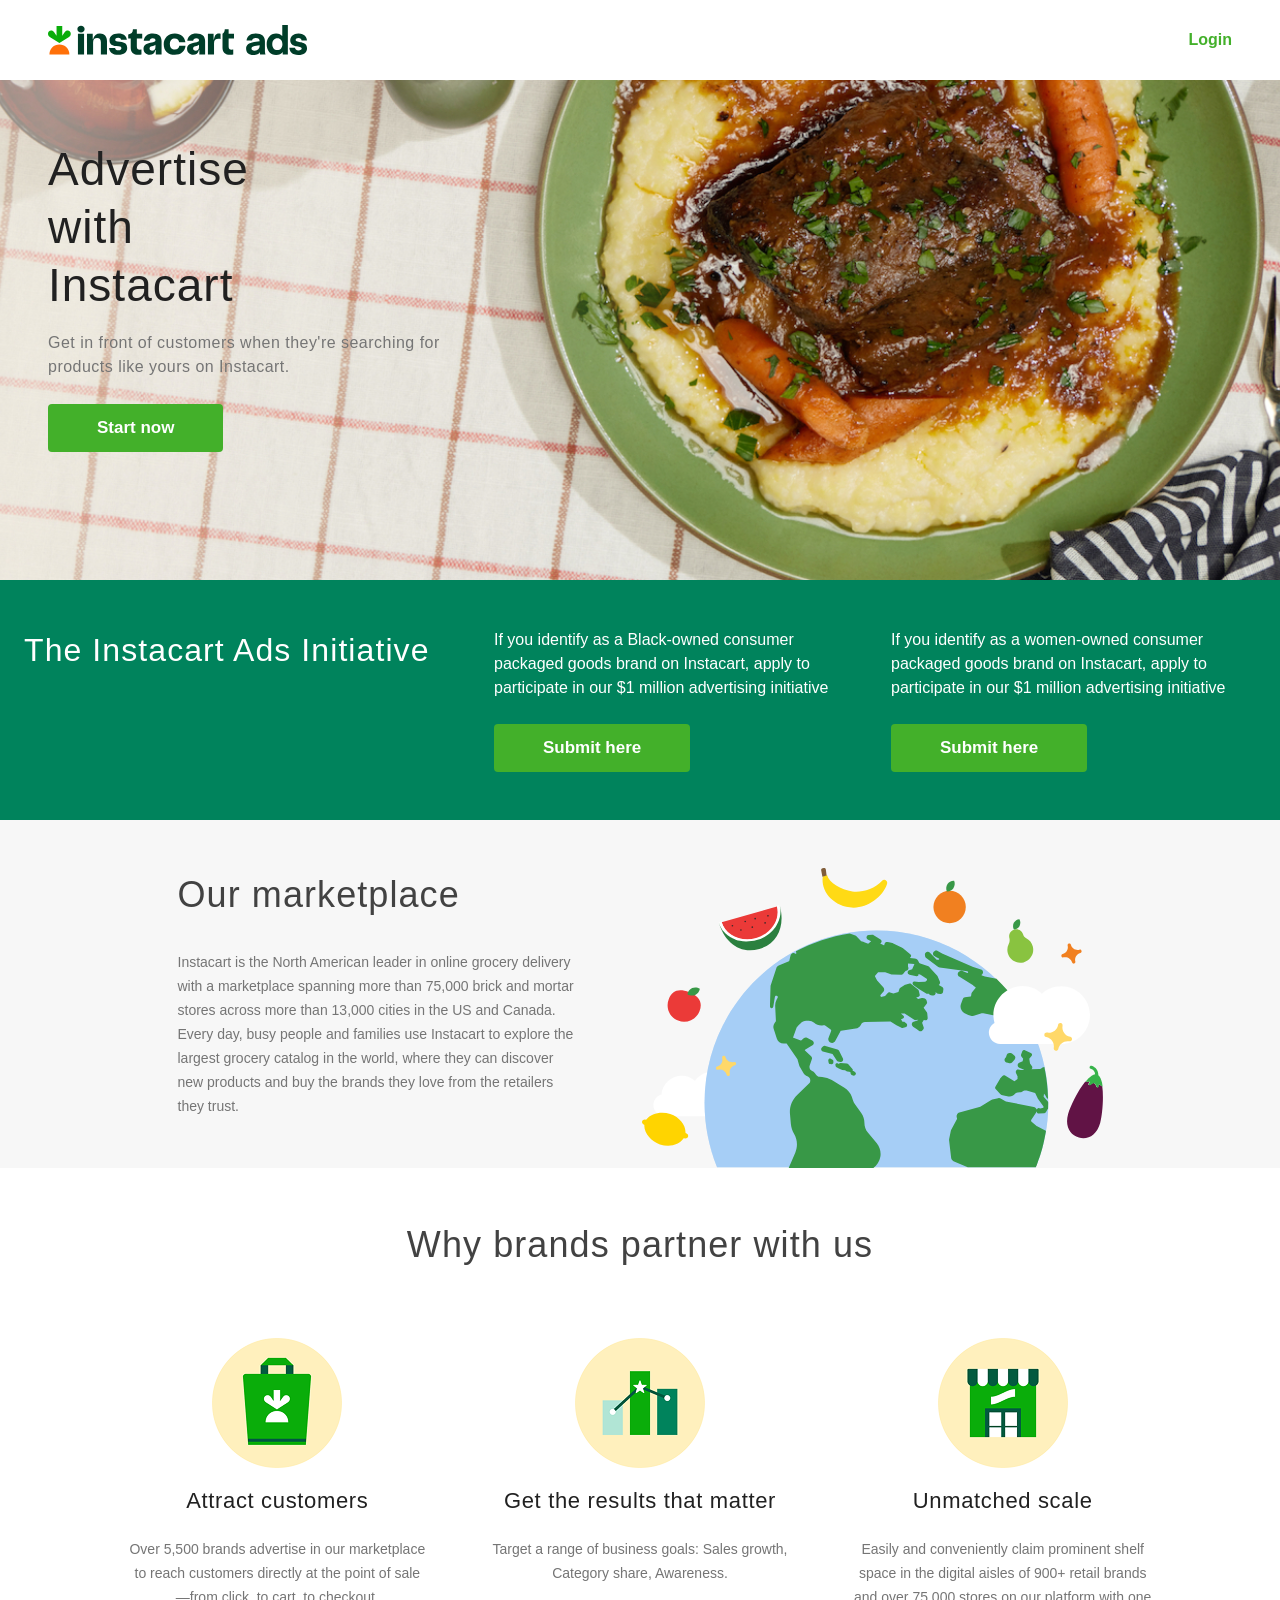
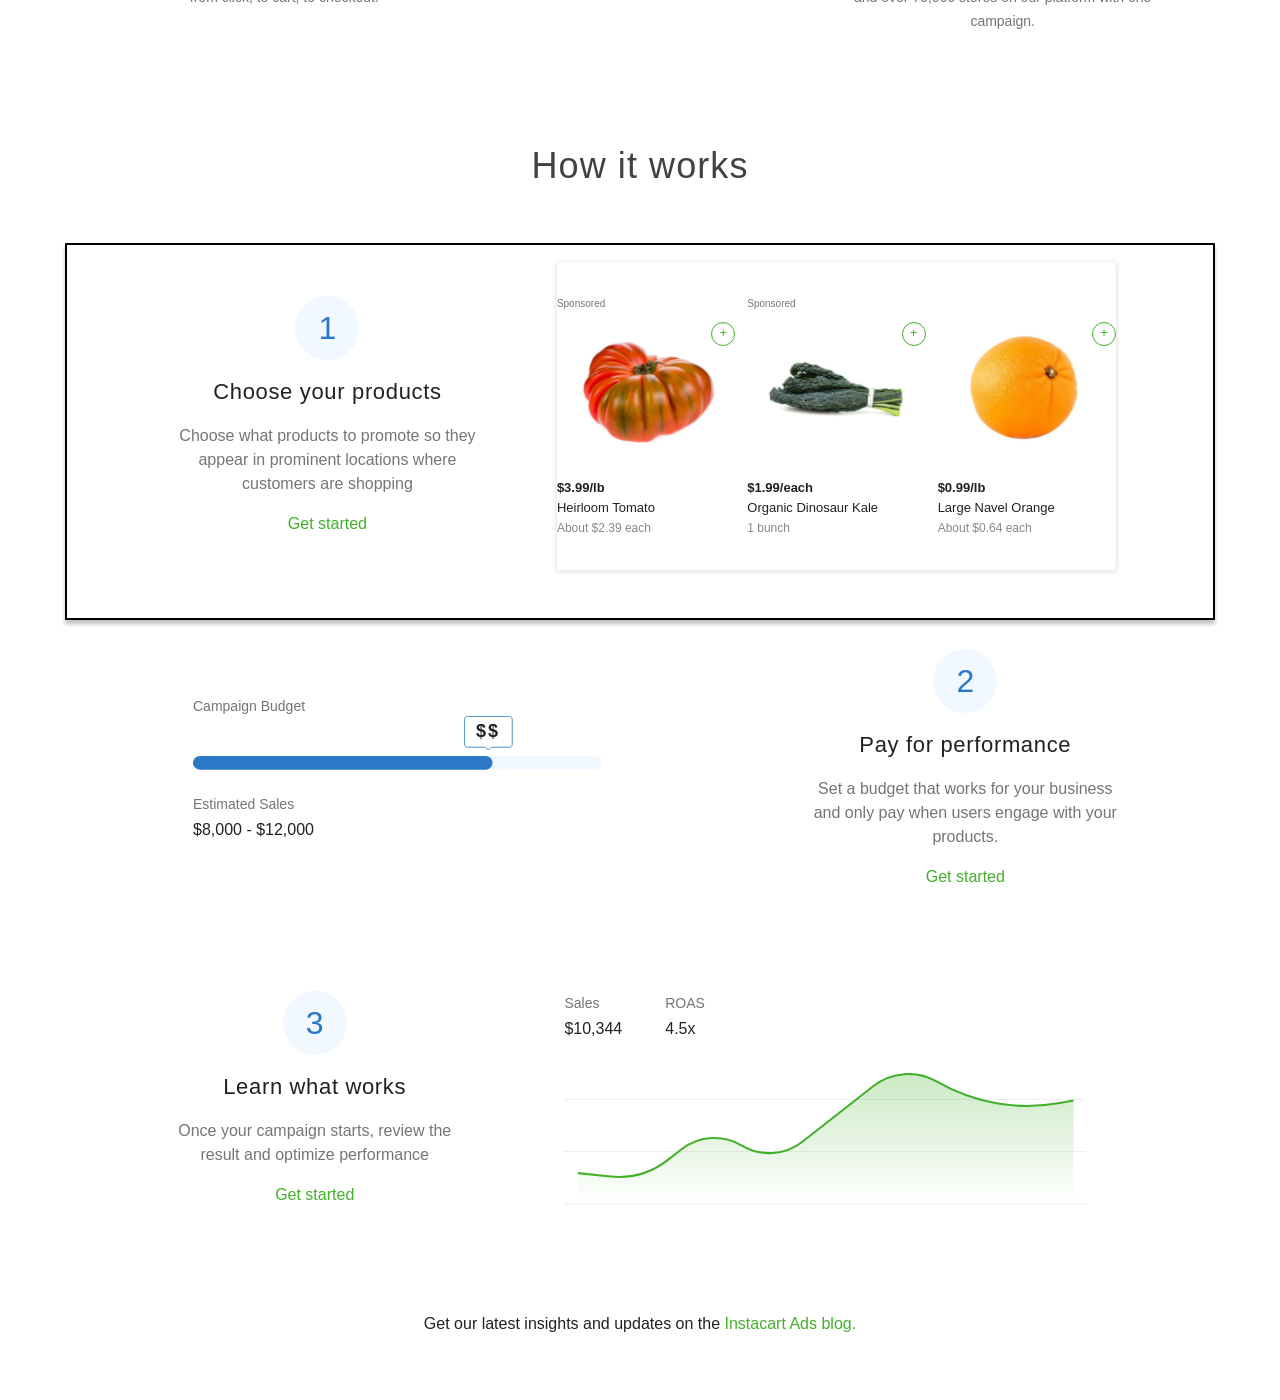
<file: 2/index.html>
<!DOCTYPE html>
<html lang="en">

<head>
    <meta charset="UTF-8">
    <meta name="viewport" content="width=device-width, initial-scale=1.0">
    <link rel="stylesheet" href="style.css">
    <link rel="stylesheet" href="https://fonts.googleapis.com/css2?family=Inter:wght@400;500;600;700&display=swap">
    <title>Pham Minh Hoang</title>
</head>

<body>
    <!--header-->
    <header>
        <div class="header">
            <div class="logo">
                <svg width="260" height="30" viewBox="0 0 260 30" fill="none" xmlns="http://www.w3.org/2000/svg">
                    <g clip-path="url(#clip0_1_194)">
                        <path
                            d="M211.62 20.2358V21.0626C211.62 23.779 209.888 25.6688 206.62 25.6688C204.376 25.6688 203.51 24.9207 203.51 23.5034C203.51 22.3617 204.258 21.4956 206.66 21.0626L211.62 20.2358ZM205.36 29.9994C208.51 29.9994 210.597 29.0939 211.896 27.2435C211.896 28.5821 212.092 29.527 212.132 29.527H217.526C217.171 28.7002 216.936 27.1648 216.936 25.8262V16.102C216.936 11.299 213.943 8.42502 207.88 8.42502C201.345 8.42502 198.904 11.9682 198.589 15.5509H204.101C204.298 14.1336 205.321 13.0312 207.92 13.0312C210.36 13.0312 211.62 14.0548 211.62 16.0626V16.2595L206.108 17.0862C200.596 17.9524 198.116 20.0783 198.116 23.6609C198.116 27.3616 200.596 29.9994 205.36 29.9994Z"
                            fill="#003D29" />
                        <path
                            d="M234.263 11.1021C233.2 9.68485 231.073 8.42502 228.161 8.42502C222.176 8.42502 218.672 13.228 218.672 19.2122C218.672 25.1963 222.176 29.9994 228.161 29.9994C231.073 29.9994 233.396 28.8971 234.695 27.0073V29.527H239.853V0H234.263V11.1021ZM234.42 19.2122C234.42 22.5585 232.451 25.0782 229.341 25.0782C226.231 25.0782 224.262 22.5585 224.262 19.2122C224.262 15.8658 226.231 13.3462 229.341 13.3462C232.451 13.3462 234.42 15.8658 234.42 19.2122Z"
                            fill="#003D29" />
                        <path
                            d="M250.315 29.9994C255.906 29.9994 259.055 27.0861 259.055 23.3853C259.055 14.921 247.638 18.3855 247.638 14.921C247.638 13.7792 248.662 12.9131 250.472 12.9131C252.48 12.9131 253.464 14.0942 253.582 15.3934H258.976C258.819 12.3619 256.693 8.42502 250.512 8.42502C245.433 8.42502 242.244 11.4958 242.244 15.2359C242.244 23.4247 253.701 20.157 253.701 23.6216C253.701 24.7632 252.599 25.5113 250.472 25.5113C248.15 25.5113 247.126 24.212 247.047 22.8342H241.378C241.654 26.6924 243.858 29.9994 250.315 29.9994Z"
                            fill="#003D29" />
                        <path
                            d="M71.9988 16.6504L69.5196 16.4224C67.8953 16.2799 67.2399 15.71 67.2399 14.7127C67.2399 13.5443 68.2373 12.7749 70.175 12.7749C71.9988 12.7749 72.9107 13.5728 73.0532 14.8552H78.8666C78.4962 11.065 75.8175 8.38632 70.346 8.38632C64.6467 8.38632 61.512 11.293 61.512 15.1401C61.512 18.7307 63.4783 20.697 68.3513 21.0959L70.802 21.2954C72.7113 21.4379 73.3952 22.0933 73.3952 23.2332C73.3952 24.4301 72.3978 25.3135 70.346 25.3135C68.4368 25.3135 67.2969 24.4586 67.0974 22.9482H60.9705C61.512 27.0802 64.4187 29.816 70.3175 29.816C76.0454 29.816 79.2085 26.8808 79.2085 22.9197C79.2085 19.0726 77.0998 17.1063 71.9988 16.6504Z"
                            fill="#003D29" />
                        <path
                            d="M51.937 8.38632C48.2894 8.38632 46.1237 10.2956 45.0978 14.1997H44.7273V8.72829H38.9709V29.474H45.0978V17.3913C45.0978 14.6272 46.5226 13.1168 49.0873 13.1168C51.6235 13.1168 52.8774 14.6842 52.8774 17.3628V29.474H59.0042V16.2799C59.0042 11.2645 56.3825 8.38632 51.937 8.38632Z"
                            fill="#003D29" />
                        <path
                            d="M33.0148 0.634987C30.9346 0.634987 29.3672 2.00284 29.3672 4.08311C29.3672 6.16338 30.9061 7.53123 32.9863 7.53123C35.0666 7.53123 36.6054 6.16338 36.6054 4.08311C36.6054 2.03134 35.0666 0.634987 33.0148 0.634987Z"
                            fill="#003D29" />
                        <path d="M36.0643 8.72738H29.9374V29.4731H36.0643V8.72738Z" fill="#003D29" />
                        <path
                            d="M88.8405 4.3395H84.9364C84.8224 7.67364 83.3976 9.12695 80.2059 9.38345V13.601H82.7136V22.72C82.7136 27.308 85.3354 29.8158 90.5504 29.8158C91.5307 29.8158 92.5074 29.6913 93.4568 29.4453V24.5153C92.9671 24.5968 92.4713 24.6349 91.9754 24.6293C89.781 24.6293 88.8405 23.8029 88.8405 21.4946V13.601H94.2262V8.72802H88.8405V4.3395Z"
                            fill="#003D29" />
                        <path
                            d="M186.015 13.601V8.72802H180.629V4.3395H176.782C176.696 6.64775 176.012 7.98711 174.502 8.72802V22.72C174.502 27.308 177.124 29.8158 182.339 29.8158C183.319 29.8158 184.296 29.6913 185.245 29.4453V24.5153C184.755 24.5968 184.26 24.6349 183.764 24.6293C181.569 24.6293 180.629 23.8029 180.629 21.4946V13.601H186.015Z"
                            fill="#003D29" />
                        <path
                            d="M165.952 14.5132H165.582V8.72829H159.911V29.474H166.038V18.2462C166.038 15.1401 167.435 13.8293 170.626 13.8293C171.167 13.8293 171.766 13.8863 172.592 14.0287V8.67129C172.022 8.47181 171.481 8.38632 170.854 8.38632C168.374 8.38632 166.665 9.81121 165.952 14.5132Z"
                            fill="#003D29" />
                        <path
                            d="M126.827 24.5726C123.949 24.5726 121.868 22.6633 121.868 18.9586C121.868 15.653 123.806 13.6013 126.77 13.6013C129.306 13.6013 130.759 15.0261 131.187 17.3058H137.399C136.801 11.9769 132.982 8.38632 126.855 8.38632C120.13 8.38632 115.713 12.9458 115.713 19.1866C115.713 25.6555 119.96 29.816 126.77 29.816C132.954 29.816 136.972 26.3679 137.542 20.7825H131.329C130.988 23.0622 129.42 24.5726 126.827 24.5726Z"
                            fill="#003D29" />
                        <path
                            d="M104.855 8.38632C99.5269 8.38632 96.3064 11.008 95.7364 15.7101H101.607C101.806 14.0857 102.86 13.2308 104.713 13.2308C106.594 13.2308 107.449 14.0857 107.449 15.3111C107.449 16.3369 106.793 16.8784 105.112 17.1918L102.32 17.7048C97.389 18.6167 95.5088 20.64 95.5088 23.8602C95.5088 27.5362 98.102 29.8445 101.692 29.8445C104.628 29.8445 106.537 28.4766 107.42 25.057H107.791V29.474H113.575V15.938C113.575 11.236 110.755 8.38632 104.855 8.38632ZM104.172 25.6555C102.519 25.6555 101.578 24.7721 101.578 23.4612C101.578 22.3783 102.234 21.6374 103.858 21.2669L104.998 21.0104C105.981 20.7825 106.744 20.4795 107.449 19.8688V22.0648C107.449 24.6011 106.109 25.6555 104.172 25.6555Z"
                            fill="#003D29" />
                        <path
                            d="M148.399 8.38632C143.071 8.38632 139.85 11.008 139.28 15.7101H145.151C145.35 14.0857 146.404 13.2308 148.257 13.2308C150.138 13.2308 150.992 14.0857 150.992 15.3111C150.992 16.3369 150.337 16.8784 148.656 17.1918L145.863 17.7048C140.933 18.6167 139.053 20.64 139.053 23.8602C139.053 27.5362 141.646 29.8445 145.236 29.8445C148.172 29.8445 150.081 28.4766 150.964 25.057H151.335V29.474H157.119V15.938C157.119 11.236 154.299 8.38632 148.399 8.38632ZM147.715 25.6555C146.063 25.6555 145.122 24.7721 145.122 23.4612C145.122 22.3783 145.778 21.6374 147.402 21.2669L148.542 21.0104C149.525 20.7825 150.288 20.4795 150.992 19.8688V22.0648C150.992 24.6011 149.653 25.6555 147.715 25.6555Z"
                            fill="#003D29" />
                        <path
                            d="M19.6241 5.59891C18.364 5.59891 17.4661 6.14804 16.6368 7.33978L14.2485 10.7711V0.977274H8.5491V10.7711L6.16078 7.33978C5.33151 6.14804 4.43358 5.59891 3.17345 5.59891C1.27213 5.59891 0.00630052 7.00266 3.12078e-05 8.73214C-0.0053832 10.214 0.693645 11.1789 2.1658 12.1267L11.3988 18.0754L20.6318 12.1267C22.1031 11.1789 22.8021 10.2134 22.7976 8.73214C22.7913 7.00266 21.5254 5.59891 19.6241 5.59891Z"
                            fill="#0AAD0A" />
                        <path
                            d="M11.3976 19.5011C16.8853 19.5011 21.3841 23.597 21.3715 29.475H1.42487C1.41376 23.5998 5.91085 19.5011 11.3976 19.5011Z"
                            fill="#FF7009" />
                    </g>
                    <defs>
                        <clipPath id="clip0_1_194">
                            <rect width="259.406" height="29.9994" fill="white" />
                        </clipPath>
                    </defs>
                </svg>
            </div>
            <a class="login" href="#">Login</a>
        </div>
    </header>
    <!--hero section-->
    <section class="hero">
        <img class="hero-img" src="image/Image.png">
        <div class="hero-text">
            <h1>Advertise with Instacart</h1>
            <p>Get in front of customers when they're searching for products like yours on Instacart.</p>
            <a href="#" class="button">Start now</a>
        </div>
    </section>
    <!--initiative section-->
    <section class="initiative">
        <div class="initiative-title">
            <h2>The Instacart Ads Initiative</h2>
        </div>
        <div class="initiative-box">
            <p>If you identify as a Black-owned consumer packaged goods brand on Instacart, apply to participate in our
                $1 million advertising initiative</p>
            <a href="#" class="button">Submit here</a>
        </div>
        <div class="initiative-box">
            <p>If you identify as a women-owned consumer packaged goods brand on Instacart, apply to participate in our
                $1 million advertising initiative</p>
            <a href="#" class="button">Submit here</a>
        </div>
    </section>
    <!--Marketplace section-->
    <section class="marketplace">
        <div class="marketplace-content">
            <div class="marketplace-title">
                <h2>Our marketplace</h2>
            </div>
            <div class="marketplace-text">
                <p>Instacart is the North American leader in online grocery delivery with a marketplace spanning more
                    than
                    75,000 brick and mortar stores across more than 13,000 cities in the US and Canada. Every day, busy
                    people and families use Instacart to explore the largest grocery catalog in the world, where they
                    can
                    discover new products and buy the brands they love from the retailers they trust.</p>
            </div>
        </div>
        <img src="image/earth.svg">
    </section>
    <!--why section-->
    <section class="why">
        <h2>Why brands partner with us</h2>
        <div class="w-list">
            <div class="w-item">
                <img src="image/bag.png">
                <h3>Attract customers</h3>
                <p>Over 5,500 brands advertise in our marketplace to reach customers directly at the point of sale—from
                    click, to cart, to checkout.</p>
            </div>
            <div class="w-item">
                <img src="image/chart.png">
                <h3>Get the results that matter</h3>
                <p>Target a range of business goals: Sales growth, Category share, Awareness.</p>
            </div>
            <div class="w-item">
                <img src="image/market.png">
                <h3>Unmatched scale</h3>
                <p>Easily and conveniently claim prominent shelf space in the digital aisles of 900+ retail brands and
                    over
                    75,000 stores on our platform with one campaign.</p>
            </div>
        </div>
    </section>
    <!--how it works section-->
    <section class="how">
        <h2 class="how-title">How it works</h2>
        <!--step 1-->
        <div class="how-box box step-1">
            <div class="hbox-text">
                <div class="num">1</div>
                <h3>Choose your products</h3>
                <p>Choose what products to promote so they appear in prominent locations where customers are shopping
                </p>
                <a class="link" href="#">Get started</a>
            </div>
            <div class="fruits">
                <div class="fruit">
                    <span class="tag">Sponsored</span>
                    <span class="plus">+</span>
                    <img src="image/pumpkin.svg">
                    <b>$3.99/lb</b>
                    <span>Heirloom Tomato</span>
                    <small>About $2.39 each</small>
                </div>
                <div class="fruit">
                    <span class="tag">Sponsored</span>
                    <span class="plus">+</span>
                    <img src="image/vegetable.svg">
                    <b>$1.99/each</b>
                    <span>Organic Dinosaur Kale</span>
                    <small>1 bunch</small>
                </div>
                <div class="fruit">

                    <span class="plus">+</span>
                    <img src="image/orange.svg">
                    <b>$0.99/lb</b>
                    <span>Large Navel Orange</span>
                    <small>About $0.64 each</small>
                </div>
            </div>
        </div>
        <!--step 2-->
        <div class="how-box box step-2">
            <div class="budget">
                <p>Campaign Budget</p>
                <div class="bar">
                    <img class="bar-white" src="image/long bar.svg" alt="">
                    <img class="bar-blue" src="image/bar.svg" alt="">
                    <div class="tooltip"><img src="image/chatbb.svg" alt=""><span>$$</span></div>
                </div>
                <p>Estimated Sales</p>
                <b>$8,000 - $12,000</b>
            </div>
            <div class="hbox-text">
                <div class="num">2</div>
                <h3>Pay for performance</h3>
                <p>Set a budget that works for your business and only pay when users engage with your products.</p>
                <a class="link" href="#">Get started</a>
            </div>
        </div>
        <!--step 3-->
        <div class="how-box box step-3">
            <div class="hbox-text">
                <div class="num">3</div>
                <h3>Learn what works</h3>
                <p>Once your campaign starts, review the result and optimize performance</p>
                <a class="link" href="#">Get started</a>
            </div>
            <div class="chart">
                <div class="info">
                    <div>
                        <p>Sales</p><b>$10,344</b>
                    </div>
                    <div>
                        <p>ROAS</p><b>4.5x</b>
                    </div>
                </div>
                <svg width="434" height="110" viewBox="0 0 434 110" fill="none" xmlns="http://www.w3.org/2000/svg">
                    <path d="M0.427917 64.7627H433.465V65.6185H0.427917V64.7627Z" fill="#EEEEEE" />
                    <path d="M0.427917 21.9719H431.76" stroke-width="0.855818" stroke-linecap="square"
                        stroke="#EEEEEE" />
                    <path d="M0.427917 108.409H433.465V109.265H0.427917V108.409Z" fill="#EEEEEE" />
                    <path
                        d="M11.631 109.265V82.8317L38.5997 85.6311C55.5749 87.3932 72.5817 82.6083 86.1481 72.2546L98.0782 63.1488C112.543 52.1087 132.257 50.9414 147.924 60.197C163.655 69.4904 183.459 68.2717 197.932 57.1195L258.646 10.3362C273.019 -0.738894 292.67 -2.00209 308.342 7.14232C338.722 24.8655 374.401 31.2447 409.04 25.1453L423.188 22.6532V109.265H263.202H11.631Z"
                        fill-rule="evenodd" clip-rule="evenodd" fill="url(#paint0_linear_0_1)" fill-opacity="0.8" />
                    <path
                        d="M11.631 83.1627L38.5878 85.9715C55.5526 87.7388 72.544 82.8743 86.0035 72.3974L97.6529 63.3291C112.12 52.0674 132.016 50.841 147.758 60.2388C163.55 69.6673 183.518 68.399 197.991 57.0474L256.739 10.9685C271.993 -0.994983 292.992 -2.47556 309.773 7.23027C340.557 25.033 376.668 31.307 411.653 24.9303L423.188 22.8276"
                        stroke-width="1.71164" stroke="#43B02A" />
                    <defs>
                        <linearGradient id="paint0_linear_0_1" x1="-1.721" y1="-18.6409" x2="-1.721" y2="108.279"
                            gradientUnits="userSpaceOnUse">
                            <stop stop-color="#43B02A" stop-opacity="0.4" />
                            <stop offset="1" stop-color="#43B02A" stop-opacity="0" />
                        </linearGradient>
                    </defs>
                </svg>
            </div>
        </div>
        <!--footer-->
        <div class="blog-box">
            <p class="blog">Get our latest insights and updates on the
                <a class="link" href="#">Instacart Ads blog.</a>
            </p>
        </div>
    </section>
</body>

</html>
</file>
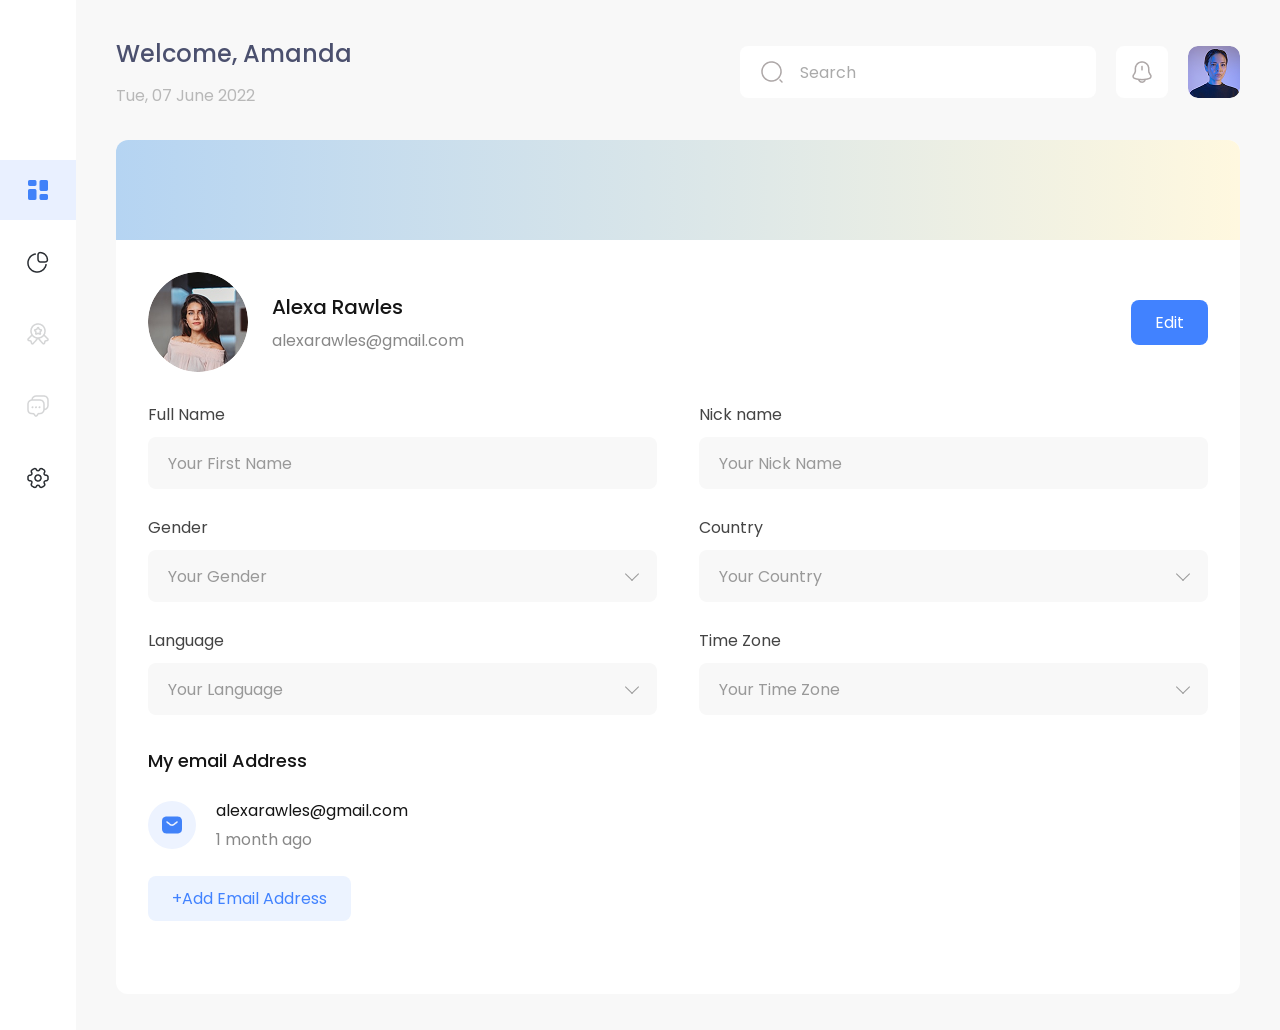
<file: bai 4/index.html>
<!DOCTYPE html>
<html lang="en">
<head>
    <meta charset="UTF-8">
    <meta name="viewport" content="width=device-width, initial-scale=1.0">
    <title>Profile Settings</title>
    <link rel="stylesheet" href="style.css">
</head>

<body>
    <div class="profile_setting">
        <aside class="aside">
            <nav class="sidebar-menu">
                <div class="menu active">
                    <img src="image/element-4.png" alt="Dashboard">
                </div>

                <div class="menu">
                    <img src="image/graph.png" alt="Analytics">
                </div>

                <div class="menu">
                    <img src="image/medal-star.png" alt="Achievements">
                </div>

                <div class="menu">
                    <img src="image/messages.png" alt="Messages">
                </div>

                <div class="menu">
                    <img src="image/setting-2.png" alt="Settings">
                </div>
            </nav>
        </aside>

        <main class="main-content">
            <header class="header">
                <div class="head1">
                    <h1 class="welcome">Welcome, Amanda</h1>
                    <p class="date">Tue, 07 June 2022</p>
                </div>

                <div class="head_right">
                    <div class="icon_seach">
                        <img src="image/search-normal.png" alt="">
                        <span>Search</span>
                    </div>

                    <div class="bell-icon">
                        <img
                            src="image/notification-bing.png"
                            alt="Notifications"
                        >
                    </div>

                    <img
                        src="image/Rectangle 1072.png"
                        alt="Amanda"
                        class="avatar-box"
                    >
                </div>
            </header>

            <section class="profile-card">
                <div class="banner"></div>

                <div class="profile-content">
                    <div class="profile-info-section">
                        <div class="user-meta">
                            <img
                                src="image/Ellipse 11.png"
                                alt="Alexa Rawles"
                                class="large-avatar"
                            >

                            <div class="user-text">
                                <h2>Alexa Rawles</h2>
                                <p>alexarawles@gmail.com</p>
                            </div>
                        </div>

                        <span class="btn-edit">Edit</span>
                    </div>

                    <div class="profile-form">
                        <div class="form-grid">
                            <div class="form-group">
                                <p class="field-label">Full Name</p>

                                <div class="field-box">
                                    <span>Your First Name</span>
                                </div>
                            </div>

                            <div class="form-group">
                                <p class="field-label">Nick name</p>

                                <div class="field-box">
                                    <span>Your Nick Name</span>
                                </div>
                            </div>

                            <div class="form-group">
                                <p class="field-label">Gender</p>

                                <div class="field-box">
                                    <span>Your Gender</span>
                                    <span class="arrow"></span>
                                </div>
                            </div>

                            <div class="form-group">
                                <p class="field-label">Country</p>

                                <div class="field-box">
                                    <span>Your Country</span>
                                    <span class="arrow"></span>
                                </div>
                            </div>

                            <div class="form-group">
                                <p class="field-label">Language</p>

                                <div class="field-box">
                                    <span>Your Language</span>
                                    <span class="arrow"></span>
                                </div>
                            </div>

                            <div class="form-group">
                                <p class="field-label">Time Zone</p>

                                <div class="field-box">
                                    <span>Your Time Zone</span>
                                    <span class="arrow"></span>
                                </div>
                            </div>
                        </div>

                        <section class="email-section">
                            <h3>My email Address</h3>

                            <div class="email-item">
                                <div class="email-icon">
                                    <img src="image/sms.png" alt="">
                                </div>

                                <div class="email-info">
                                    <p class="email-name">
                                        alexarawles@gmail.com
                                    </p>

                                    <p class="email-time">
                                        1 month ago
                                    </p>
                                </div>
                            </div>

                            <span class="btn-add-email">
                                +Add Email Address
                            </span>
                        </section>
                    </div>
                </div>
            </section>
        </main>
    </div>
</body>
</html>
</file>
<file: 2/style.css>
/* 1. Định dạng chung */
/* padding: khoảng cách bên trong; margin: khoảng cách bên ngoài. */
* {
    box-sizing: border-box;
}

body {
    margin: 0;
    font-family: "Helvetica Neue", Arial, sans-serif;
    font-size: 16px;
    line-height: 24px;
    color: #212121;
}

h1, h2, h3, p {
    margin: 0;
}

h1, h2, h3 {
    font-weight: 400;
}

h2 {
    color: #424242;
    font-size: 36px;
    line-height: 54px;
    letter-spacing: 1.08px;
}

h3 {
    font-size: 22px;
    line-height: 32px;
    letter-spacing: 0.66px;
}

a {
    text-decoration: none;
}

img, svg {
    display: block;
    max-width: 100%;
    height: auto;
}

.button {
    display: inline-flex;
    justify-content: center;
    align-items: center;
    min-height: 48px;
    padding: 15px 49px;
    border-radius: 4px;
    background-color: #43B02A;
    color: white;
    font-size: 17px;
    font-weight: 700;
    line-height: 18px;
}

.button:hover {
    background-color: #369323;
}

.link, .login {
    color: #43B02A;
}

/* 2. HEADER */
header {
    background-color: white;
}

.header {
    max-width: 1308px;
    min-height: 80px;
    margin: auto;
    padding: 20px 48px;
    display: flex;
    justify-content: space-between;
    align-items: center;
    gap: 20px;
}

.logo {
    min-width: 0;
}

.logo svg {
    width: 260px;
}

.login {
    flex-shrink: 0;
    font-weight: 700;
}

/* 3. HERO */
.hero {
    position: relative;
    min-height: 500px;
}

.hero-img {
    position: absolute;
    width: 100%;
    height: 100%;
    object-fit: cover;
}

.hero-text {
    position: relative;
    max-width: 1308px;
    margin: auto;
    padding: 60px 48px;
}

.hero-text h1 {
    max-width: 250px;
    font-size: 46px;
    line-height: 58px;
    letter-spacing: 1px;
}

.hero-text p {
    max-width: 420.78px;
    margin: 17px 0 25px;
    color: #757575;
    letter-spacing: 0.48px;
}

/* 4. Khối xanh: flex giúp ba phần nằm cạnh nhau. */
.initiative {
    background-color: #00835C;
    color: white;
    padding: 48px 24px;
}

.initiative {
    justify-content: center;
    display: flex;
    gap: 32px;
}

.initiative-title {
    flex: 1.2;
}

.initiative-title h2 {
    color: white;
    font-size: 32px;
    line-height: 44px;
}

.initiative-box {
    flex: 1;
    min-width: 0;
}

.initiative-box p {
    margin-bottom: 24px;
}

/* 5. MARKETPLACE */
.marketplace {
    display: flex;
    justify-content: center;
    align-items: flex-start;
    gap: 64px;
    min-height: 348px;
    padding: 48px 24px 0;
    background-color: #F7F7F7;
}

.marketplace-content {
    width: 400px;
    min-width: 0;
}

.marketplace-title {
    margin-bottom: 28px;
}

.marketplace-text {
    padding-bottom: 26px;
    color: #757575;
    font-size: 14px;
}

.marketplace img {
    width: 461px;
    min-width: 0;
    align-self: flex-end;
}

/* 6. WHY */
.why {
    max-width: 1120px;
    margin: auto;
    padding: 50px 48px 56px;
    text-align: center;
}

.why h2 {
    margin-bottom: 50px;
}

.w-list {
    display: flex;
    justify-content: space-between;
    gap: 64px;
}

.w-item {
    flex: 1;
    min-width: 0;
}

.w-item img {
    width: 130px;
    height: 130px;
    margin: 16px auto 17px;
    object-fit: contain;
}

.w-item h3 {
    margin-bottom: 20px;
}

.w-item p {
    color: #757575;
    font-size: 14px;
}

/* 7. Ba bước hướng dẫn: mỗi bước có hai cột. */
.how-title {
    padding: 50px 20px;
    text-align: center;
}

.how-box {
    width: 94%;
    max-width: 1150px;
    min-height: 330px;
    margin: auto;
    padding: 0 96px 32px;
    display: flex;
    align-items: center;
    gap: 64px;
}

.step-1 {
    min-height: 377px;
    border: 2px solid black;
    box-shadow: 0 4px 4px #00000040;
}

.hbox-text {
    flex: 1;
    min-width: 0;
    padding: 16px 0;
}

.hbox-text h3 {
    margin: 16px 0;
}

.hbox-text p {
    margin-bottom: 16px;
    color: #757575;
}

.num {
    width: 64px;
    height: 64px;
    border-radius: 50%;
    background-color: #F2F8FF;
    color: #2B79C6;
    font-size: 32px;
    display: flex;
    justify-content: center;
    align-items: center;
}

/* 8. SAN PHAM */
.fruits {
    flex: 1.7;
    min-width: 0;
    display: flex;
    gap: 12px;
    padding: 32px 0;
    border: 1px solid #EEEEEE;
    border-radius: 4px;
    box-shadow: 0 1px 4px #00000020;
}

.fruit {
    position: relative;
    flex: 1;
    min-width: 0;
    display: flex;
    flex-direction: column;
    font-size: 13px;
    line-height: 20px;
}

.tag {
    color: #757575;
    font-size: 10px;
}

.fruit img {
    width: 100%;
    height: 140px;
    margin: 8px 0 16px;
    object-fit: contain;
}

.fruit small {
    color: #888888;
    font-size: 12px;
}

.plus {
    position: absolute;
    top: 28px;
    right: 0;
    width: 24px;
    height: 24px;
    border: 1px solid #43B02A;
    border-radius: 50%;
    background-color: white;
    color: #43B02A;
    text-align: center;
}



/* 9. NGAN SACH VA BIEU DO */
.budget, .chart {
    flex: 1.7;
    min-width: 0;
    padding: 32px;
}

.budget p, .chart p {
    color: #757575;
    font-size: 14px;
    line-height: 20px;
}



.budget b, .chart b {
    display: block;
    margin-top: 4px;
    font-weight: 400;
}

.info {
    display: flex;
    gap: 43px;
    margin-bottom: 32px;
}

.blog {
    padding: 32px 20px 64px;
    text-align: center;
}


/* Thanh ngân sách: thanh xanh nằm trên thanh nền. */
.bar {
    position: relative;
    width: 100%;
    max-width: 410px;
    margin: 40px 0 24px;
}

.bar-white {
    width: 100%;
}

.bar-blue {
    position: absolute;
    top: 0;
    left: 0;
    width: 73.2%;
}

/* Bong bóng $$ nằm ở cuối thanh xanh. */
.tooltip {
    position: absolute;
    bottom: 20px;
    left: 66%;
    width: 49px;
}

.tooltip img {
    width: 100%;
}

.tooltip span {
    position: absolute;
    top: 0;
    left: 0;
    width: 100%;
    height: 31px;
    line-height: 31px;
    font-size: 18px;
    font-weight: 700;
    letter-spacing: 2px;
    text-align: center;
}

/* Bản này dùng SVG biểu đồ có sẵn trong bài của bạn. */
.chart svg {
    width: 100%;
}

.hbox-text {
    text-align: center;
}

.num {
    margin: auto;
}
/* Chừa chỗ cho nhãn Sponsored để ba ảnh sản phẩm thẳng hàng. */
.fruit {
    padding-top: 20px;
}

.tag {
    position: absolute;
    top: 0;
    left: 0;
}
</file>
<file: bai 4/style.css>
@import url("https://fonts.googleapis.com/css2?family=Poppins:wght@400;500&display=swap");

* {
    margin: 0;
    padding: 0;
    box-sizing: border-box;
}

body {
    font-family: "Poppins", Arial, sans-serif;
    font-size: 16px;
    background-color: #f8f8f8;
    color: #151515;
}

.profile_setting {
    display: flex;
    min-height: 1024px;
}

.aside {
    width: 76px;
    flex-shrink: 0;
    background-color: white;
}

.sidebar-menu {
    padding-top: 160px;
}

.menu {
    display: flex;
    justify-content: center;
    align-items: center;
    height: 60px;
    margin-bottom: 12px;
}

.menu.active {
    background-color: #e9f0ff;
}

.menu img {
    width: 24px;
    height: 24px;
}

.main-content {
    flex: 1;
    min-width: 0;
    padding: 36px 40px;
}

.header {
    display: flex;
    justify-content: space-between;
    align-items: center;
    gap: 30px;
    margin-bottom: 32px;
}

.welcome {
    font-size: 24px;
    font-weight: 500;
    color: #4b506e;
}

.date {
    margin-top: 12px;
    color: #b8b8b8;
}

.head_right {
    display: flex;
    align-items: center;
    gap: 20px;
    width: 500px;
    max-width: 50%;
}

.icon_seach {
    display: flex;
    align-items: center;
    gap: 16px;
    flex: 1;
    height: 52px;
    padding: 0 20px;
    background-color: white;
    border-radius: 8px;
    color: #aaaaaa;
}

.icon_seach img,
.bell-icon img {
    width: 24px;
    height: 24px;
}

.bell-icon {
    display: flex;
    justify-content: center;
    align-items: center;
    width: 52px;
    height: 52px;
    flex-shrink: 0;
    background-color: white;
    border-radius: 8px;
}

.avatar-box {
    width: 52px;
    height: 52px;
    object-fit: cover;
    border-radius: 10px;
}

.profile-card {
    min-height: 854px;
    background-color: white;
    border-radius: 12px;
    overflow: hidden;
}

.banner {
    height: 100px;
    background: linear-gradient(to right, #b5d4f2, #fff8df);
}

.profile-content {
    padding: 32px;
}

.profile-info-section {
    display: flex;
    justify-content: space-between;
    align-items: center;
    margin-bottom: 30px;
}

.user-meta {
    display: flex;
    align-items: center;
    gap: 24px;
}

.large-avatar {
    width: 100px;
    height: 100px;
    object-fit: cover;
    border-radius: 50%;
}

.user-text h2 {
    font-size: 20px;
    font-weight: 500;
    margin-bottom: 6px;
}

.user-text p {
    color: #888888;
}

.btn-edit {
    padding: 10px 24px;
    background-color: #4182ff;
    color: white;
    border-radius: 8px;
}

.form-grid {
    display: flex;
    flex-wrap: wrap;
    justify-content: space-between;
    row-gap: 26px;
}

.form-group {
    width: 48%;
}

.field-label {
    margin-bottom: 10px;
    color: #444444;
}

.field-box {
    display: flex;
    justify-content: space-between;
    align-items: center;
    height: 52px;
    padding: 0 20px;
    background-color: #f8f8f8;
    border-radius: 8px;
    color: #999999;
}

.arrow {
    width: 10px;
    height: 10px;
    border-right: 1px solid #999999;
    border-bottom: 1px solid #999999;
    transform: rotate(45deg);
    margin-top: -5px;
}

.email-section {
    margin-top: 32px;
}

.email-section h3 {
    font-size: 18px;
    font-weight: 500;
    margin-bottom: 24px;
}

.email-item {
    display: flex;
    align-items: center;
    gap: 20px;
    margin-bottom: 24px;
}

.email-icon {
    display: flex;
    justify-content: center;
    align-items: center;
    width: 48px;
    height: 48px;
    background-color: #edf3ff;
    border-radius: 50%;
}

.email-icon img {
    width: 24px;
    height: 24px;
}

.email-time {
    margin-top: 4px;
    color: #888888;
}

.btn-add-email {
    display: inline-block;
    padding: 10px 24px;
    background-color: #ecf3ff;
    color: #4182ff;
    border-radius: 8px;
}
</file>
